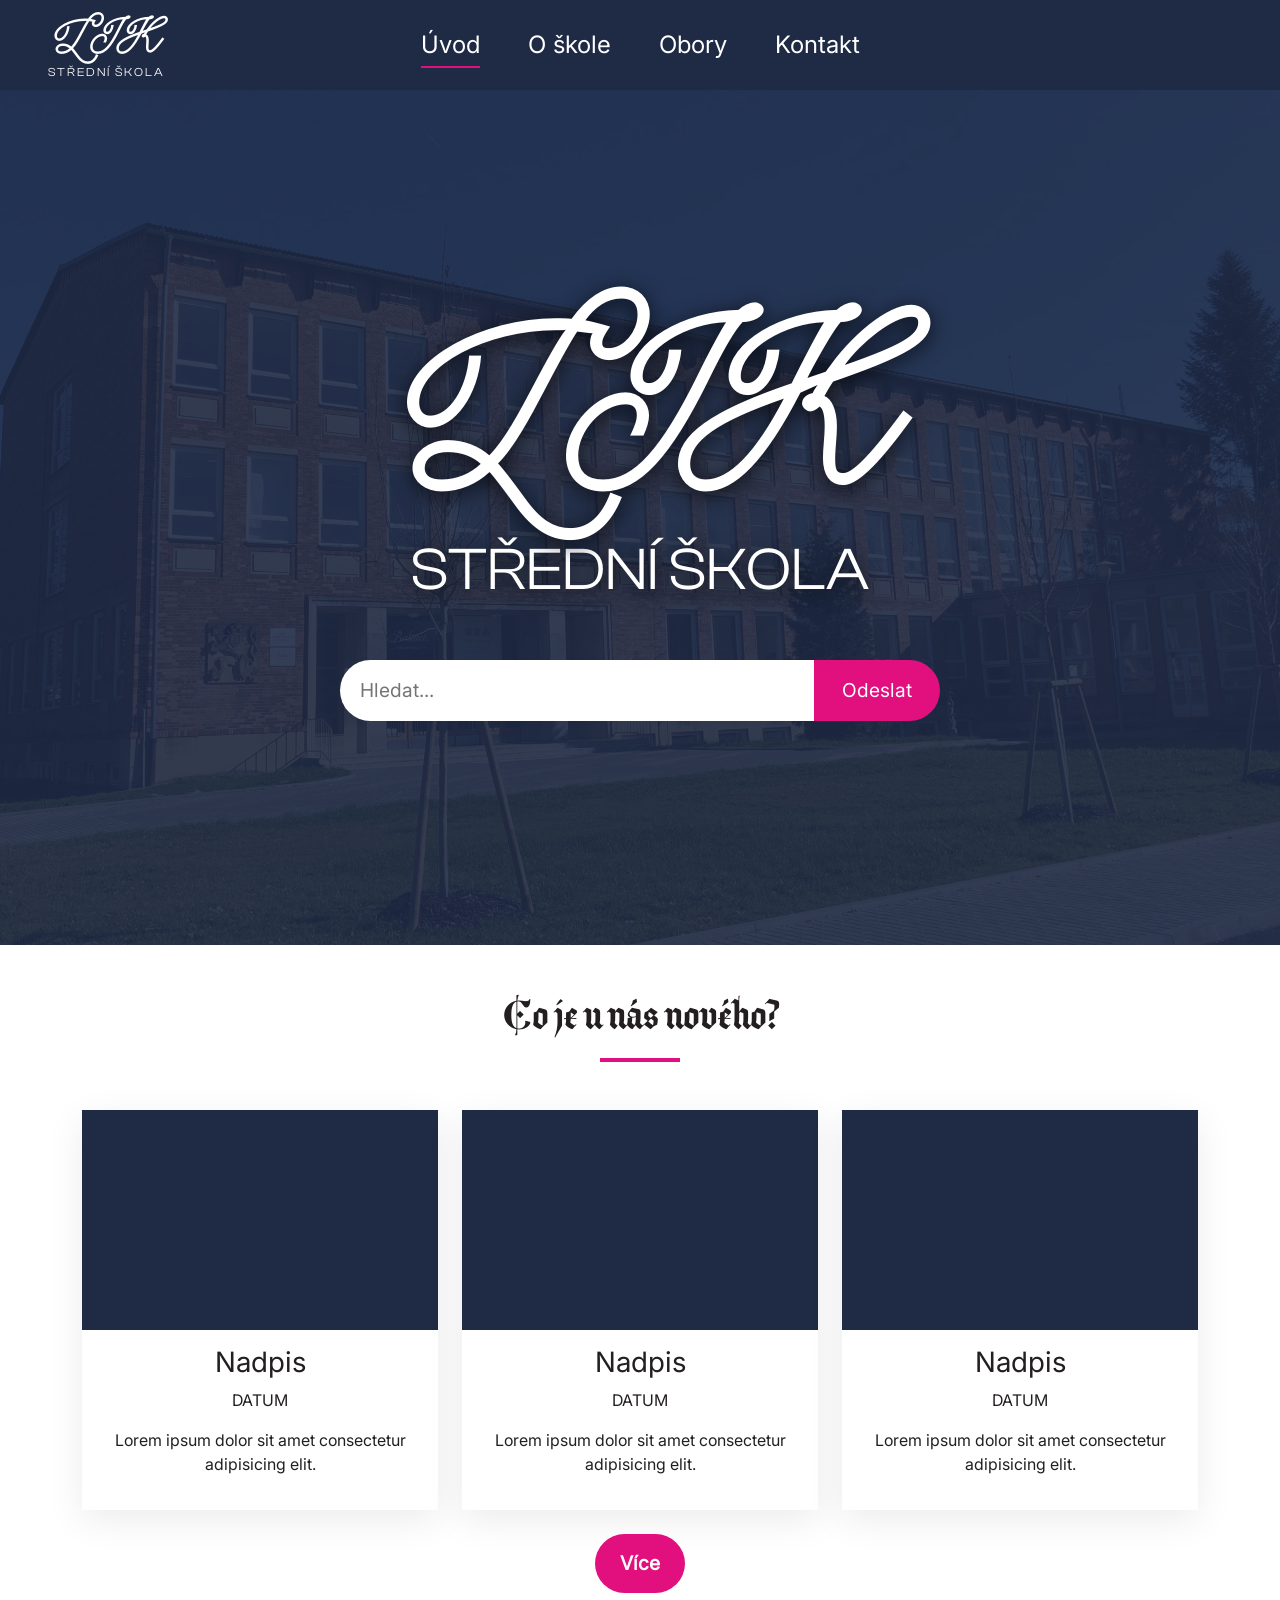
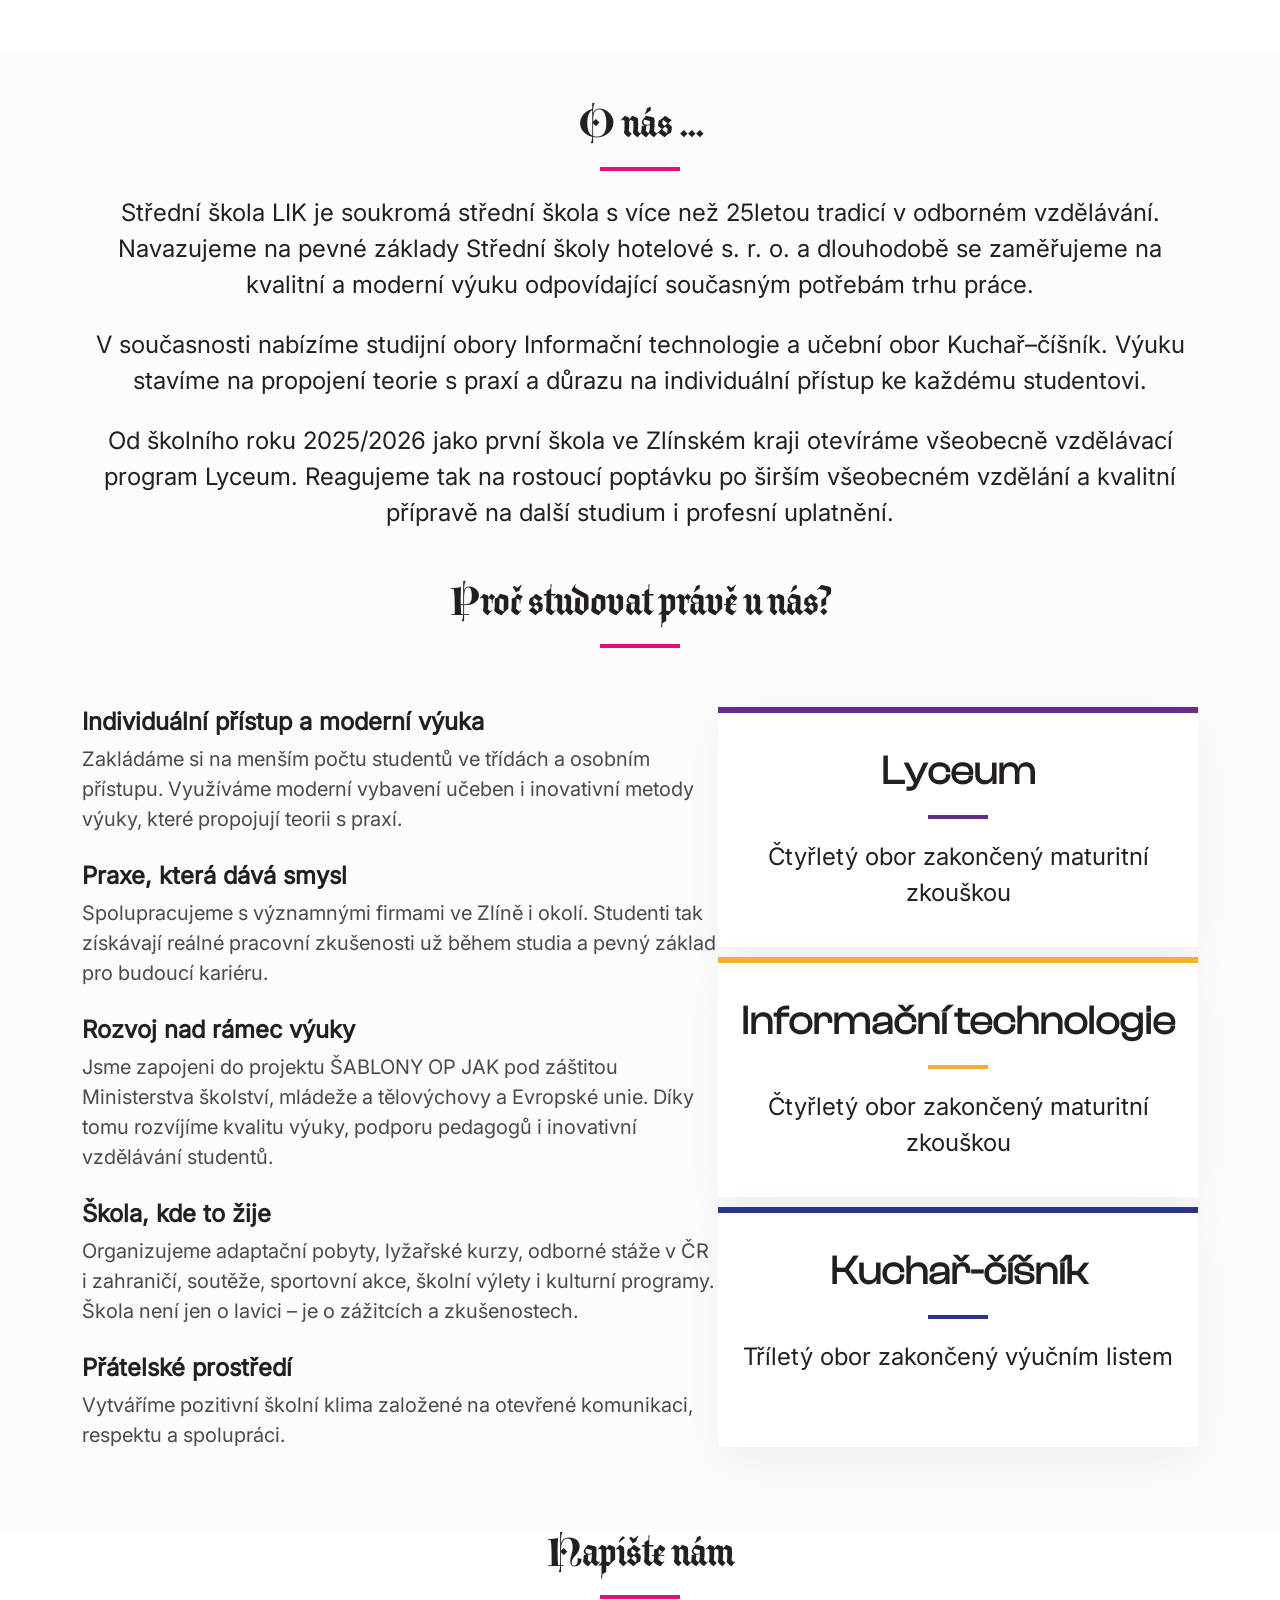
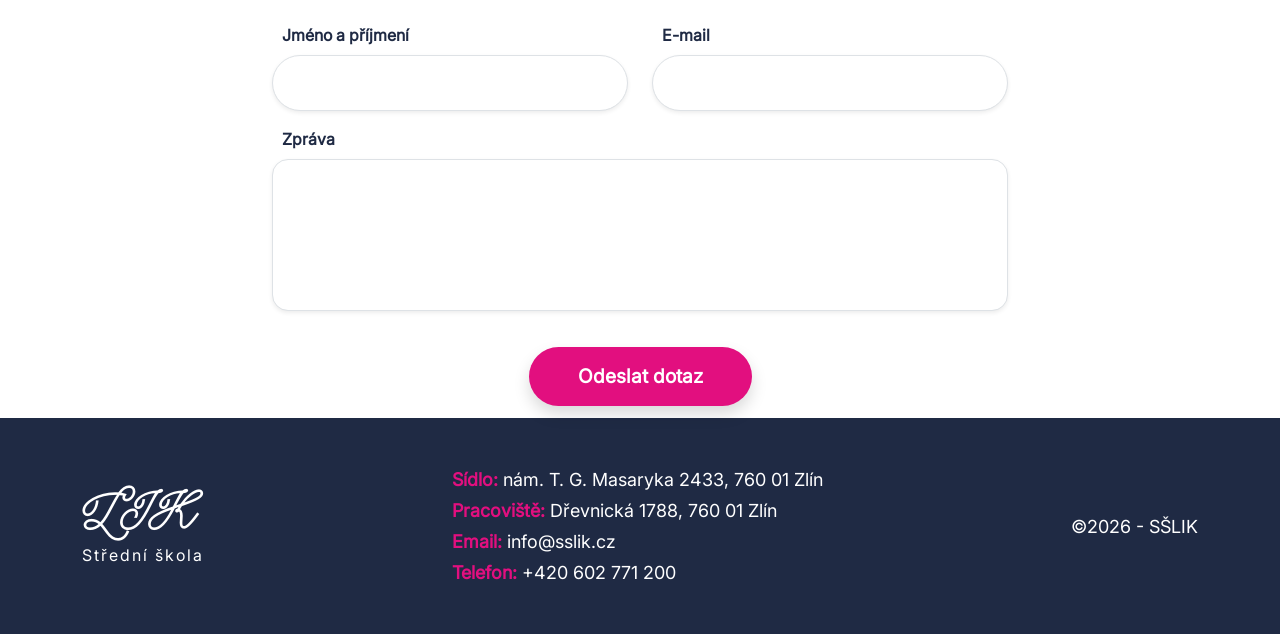
<file: index.html>
<!DOCTYPE html>
<html lang="cs">
<head>
  <meta charset="UTF-8" />
  <meta name="viewport" content="width=device-width, initial-scale=1.0"/>
  <title>SŠLIK</title>
  <link href="https://cdn.jsdelivr.net/npm/bootstrap@5.3.2/dist/css/bootstrap.min.css" rel="stylesheet">
  <link rel="stylesheet" href="css/style.css">
</head>
<body>

<header class="d-flex align-items-center px-5 position-relative">
  
  <a href="index.html" class="logo text-decoration-none d-flex flex-column align-items-center">
    <h1 class="m-0 fw-bold">LIK</h1>
    <h2 class="m-0">STŘEDNÍ ŠKOLA</h2>
  </a>

  <nav class="position-absolute top-50 start-50 translate-middle">
    <ul class="nav gap-5">
      <li class="nav-item">
        <a class="header-nav active text-white" href="index.html">Úvod</a>
      </li>
      <li class="nav-item">
        <a class="header-nav text-white" href="o-skole.html">O škole</a>
      </li>
      <li class="nav-item">
        <a class="header-nav text-white" href="obory.html">Obory</a>
      </li>
      <li class="nav-item">
        <a class="header-nav text-white" href="kontakt.html">Kontakt</a>
      </li>
    </ul>
  </nav>
</header>

  <section class="hero">
    <div class="hero-content">
      <h1 class="title fw-bold">LIK</h1>
      <h2 class="title">STŘEDNÍ ŠKOLA</h2>
    
      <form class="hero-form">
        <input type="text" placeholder="Hledat..." required>
        <button type="submit">Odeslat</button>
      </form>
    </div>
  </section>

<section id="news" class="py-5">
  <div class="container text-center">
    <h2 class="section-title mb-5">Co je u nás nového?</h2>

    <div class="row justify-content-center g-4">
      
      <div class="col-md-4 d-flex justify-content-center">
        <article class="news-card">
          <div class="news-image"></div>
          <div class="p-3">
            <h3>Nadpis</h3>
            <p class="news-meta">DATUM</p>
            <p>Lorem ipsum dolor sit amet consectetur adipisicing elit.</p>
          </div>
        </article>
      </div>

      <div class="col-md-4 d-flex justify-content-center">
        <article class="news-card">
          <div class="news-image"></div>
          <div class="p-3">
            <h3>Nadpis</h3>
            <p class="news-meta">DATUM</p>
            <p>Lorem ipsum dolor sit amet consectetur adipisicing elit.</p>
          </div>
        </article>
      </div>

      <div class="col-md-4 d-flex justify-content-center">
        <article class="news-card">
          <div class="news-image"></div>
          <div class="p-3">
            <h3>Nadpis</h3>
            <p class="news-meta">DATUM</p>
            <p>Lorem ipsum dolor sit amet consectetur adipisicing elit.</p>
          </div>
        </article>
      </div>

    </div>

    <a class="btn rounded-pill text-white px-4 mt-4" href="#">Více</a>
  </div>
</section>

<section id="about" class="bg-gray-section py-5">
  <div class="container text-center">

    <h2 class="section-title mb-4">O nás ...</h2>

    <p class="fs-4  mb-4">Střední škola LIK je soukromá střední škola s více než 25letou tradicí v odborném vzdělávání. Navazujeme na pevné základy Střední školy hotelové s. r. o. a dlouhodobě se zaměřujeme na kvalitní a moderní výuku odpovídající současným potřebám trhu práce.</p>
    <p class="fs-4  mb-4">V současnosti nabízíme studijní obory Informační technologie a učební obor Kuchař–číšník. Výuku stavíme na propojení teorie s praxí a důrazu na individuální přístup ke každému studentovi.</p>
    <p class="fs-4  mb-5">Od školního roku 2025/2026 jako první škola ve Zlínském kraji otevíráme všeobecně vzdělávací program Lyceum. Reagujeme tak na rostoucí poptávku po širším všeobecném vzdělání a kvalitní přípravě na další studium i profesní uplatnění.</p>

        <h2 class="section-title mb-4">Proč studovat právě u nás?</h2>

<div class="why-study">
  <div class="why-study-content">

    <p class="text-start fs-4 fw-semibold mb-1">Individuální přístup a moderní výuka</p>
    <p class="text-start fs-5 mb-4">Zakládáme si na menším počtu studentů ve třídách a osobním přístupu. Využíváme moderní vybavení učeben i inovativní metody výuky, které propojují teorii s praxí.</p>

    
    <p class="text-start fs-4 fw-semibold mb-1">Praxe, která dává smysl</p>
    <p class="text-start fs-5 mb-4">Spolupracujeme s významnými firmami ve Zlíně i okolí. Studenti tak získávají reálné pracovní zkušenosti už během studia a pevný základ pro budoucí kariéru.</p>

    
    <p class="text-start fs-4 fw-semibold mb-1">Rozvoj nad rámec výuky</p>
    <p class="text-start fs-5 mb-4">Jsme zapojeni do projektu ŠABLONY OP JAK pod záštitou Ministerstva školství, mládeže a tělovýchovy a Evropské unie. Díky tomu rozvíjíme kvalitu výuky, podporu pedagogů i inovativní vzdělávání studentů.</p>

    
    <p class="text-start fs-4 fw-semibold mb-1">Škola, kde to žije</p>
    <p class="text-start fs-5 mb-4">Organizujeme adaptační pobyty, lyžařské kurzy, odborné stáže v ČR i zahraničí, soutěže, sportovní akce, školní výlety i kulturní programy. <br>Škola není jen o lavici – je o zážitcích a zkušenostech.</p>

    
    <p class="text-start fs-4 fw-semibold mb-1">Přátelské prostředí</p>
    <p class="text-start fs-5">Vytváříme pozitivní školní klima založené na otevřené komunikaci, <br>respektu a spolupráci.</p>

    </div>
    <div class="study-programs">

        <div class="study-card lyceum-card">
          <h3 class="fs-1 fw-bold">Lyceum</h3>
          <hr>
          <p class="fs-4">Čtyřletý obor zakončený maturitní zkouškou</p>
        </div>

        <div class="study-card it-card">
          <h3 class="fs-1 fw-bold">Informační technologie</h3>
          <hr>
          <p class="fs-4">Čtyřletý obor zakončený maturitní zkouškou</p>
        </div>

        <div class="study-card kuchar-card">
          <h3 class="fs-1 fw-bold">Kuchař-číšník</h3>
          <hr>
          <p class="fs-4">Tříletý obor zakončený výučním listem</p>
        </div>

    </div>
    </div>
  </div>
</section>

<section id="#kontakt-white" class="d-flex justify-content-center align-items-center bg-lightpy-5">
  <div class="container">
    <h2 class="section-title mb-4 text-center">Napište nám</h2>
    <div class="row justify-content-center"> <div class="col-lg-8">
          <div class="row mb-3">
            <div class="col-md-6 mb-3 mb-md-0">
              <label class="form-label fw-bold">Jméno a příjmení</label>
              <input type="text" class="form-control rounded-pill shadow-sm" required>
            </div>
            <div class="col-md-6">
              <label class="form-label fw-bold">E-mail</label>
              <input type="email" class="form-control rounded-pill shadow-sm" required>
            </div>
          </div>
          <div class="mb-4">
            <label class="form-label fw-bold">Zpráva</label>
            <textarea class="form-control rounded-4 shadow-sm" rows="5"></textarea>
          </div>
          <div class="text-center">
             <button type="submit" class="btn text-white px-5 shadow">Odeslat dotaz</button>
          </div>
      </div>
    </div>
  </div>
</section>

<footer class="site-footer py-5 px-4">
  <div class="container d-flex flex-column flex-md-row justify-content-between align-items-center gap-4">

    <div class="site-footer-brand text-center text-md-start">
      <h4 class="footer-logo fw-bold mb-0">LIK</h4>
      <p class="footer-sub mb-0">Střední škola</p>
    </div>

    <div class="site-footer-contact text-center text-md-start">
      <p class="mb-1 text-nowrap"><strong>Sídlo:</strong> nám. T. G. Masaryka 2433, 760 01 Zlín</p>
      <p class="mb-1 text-nowrap"><strong>Pracoviště:</strong> Dřevnická 1788, 760 01 Zlín</p>
      <p class="mb-1 text-nowrap"><strong>Email:</strong> info@sslik.cz</p>
      <p class="mb-0 text-nowrap"><strong>Telefon:</strong> +420 602 771 200</p>
    </div>

    <div class="site-footer-copy">
      <p class="mb-0 text-nowrap">©2026 - SŠLIK</p>
    </div>

  </div>
</footer>

<script src="https://cdn.jsdelivr.net/npm/bootstrap@5.3.2/dist/js/bootstrap.bundle.min.js"></script>
</body>
</html>
</file>
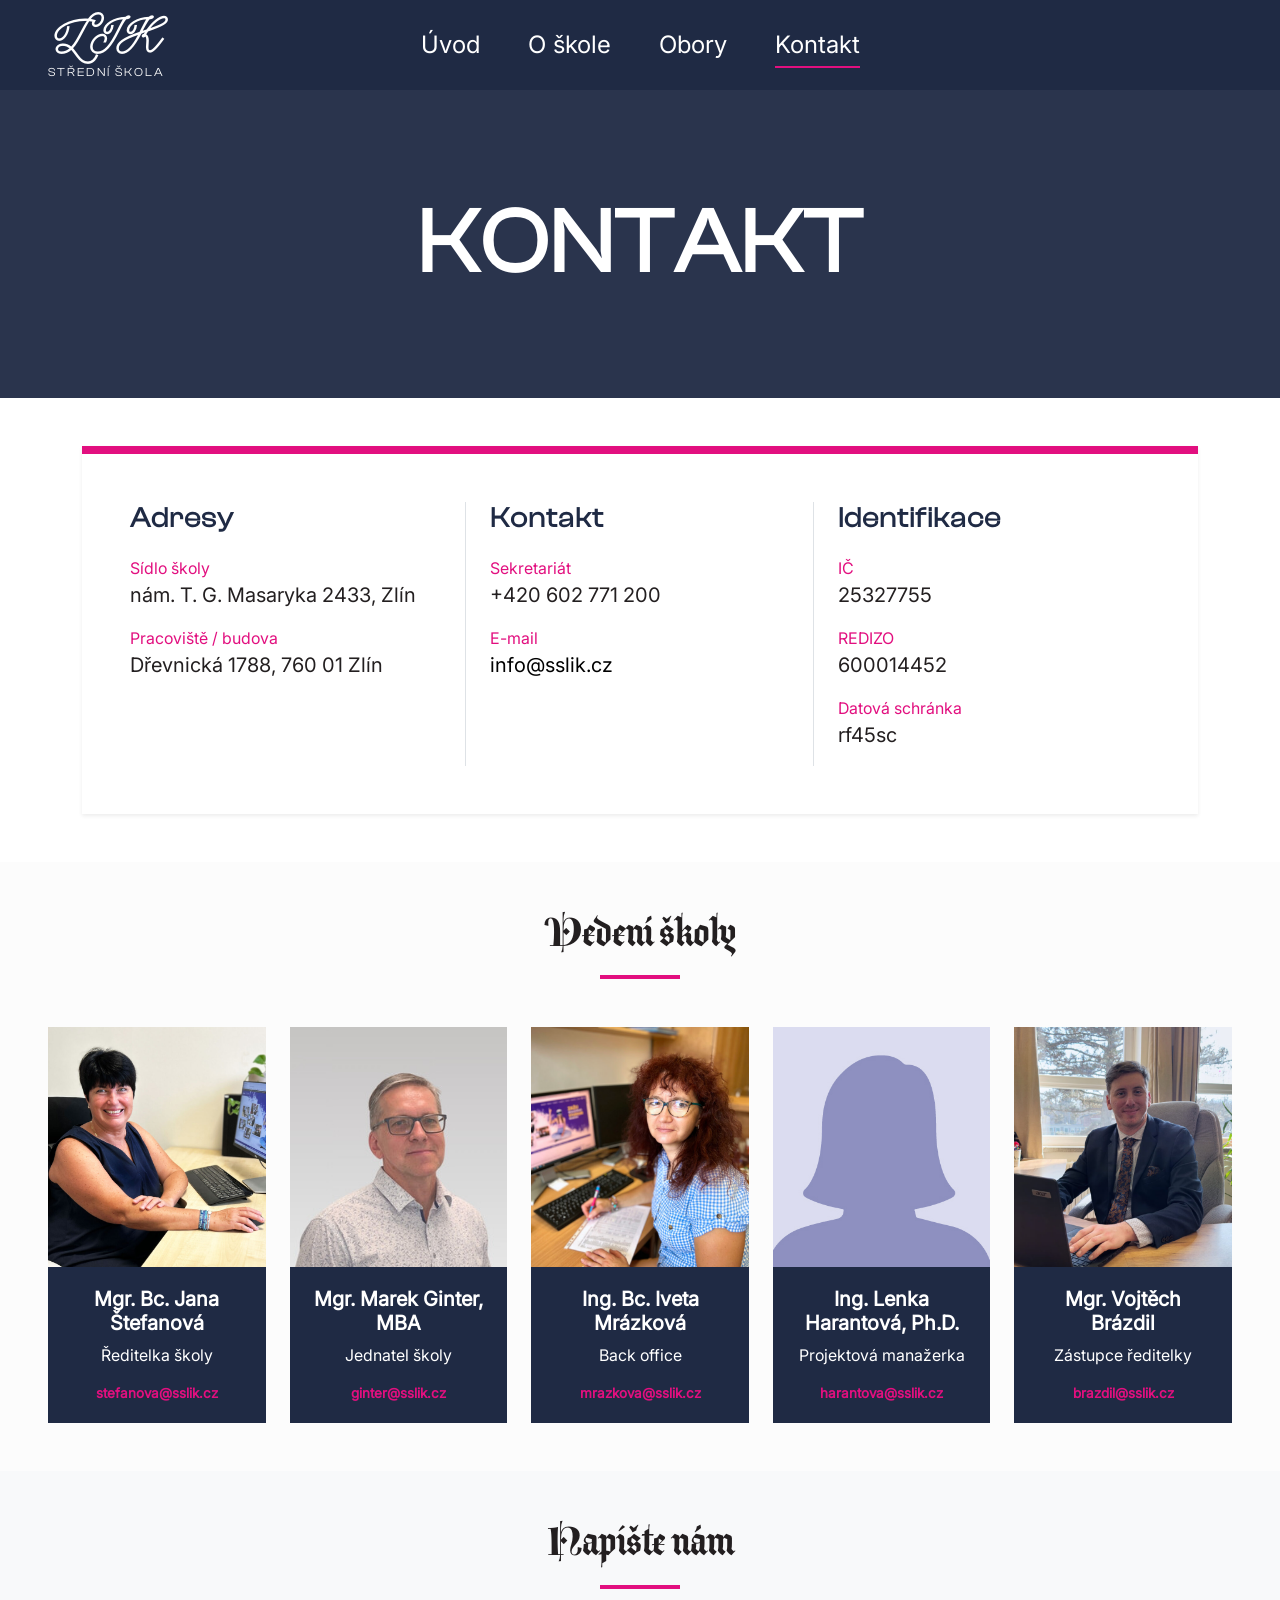
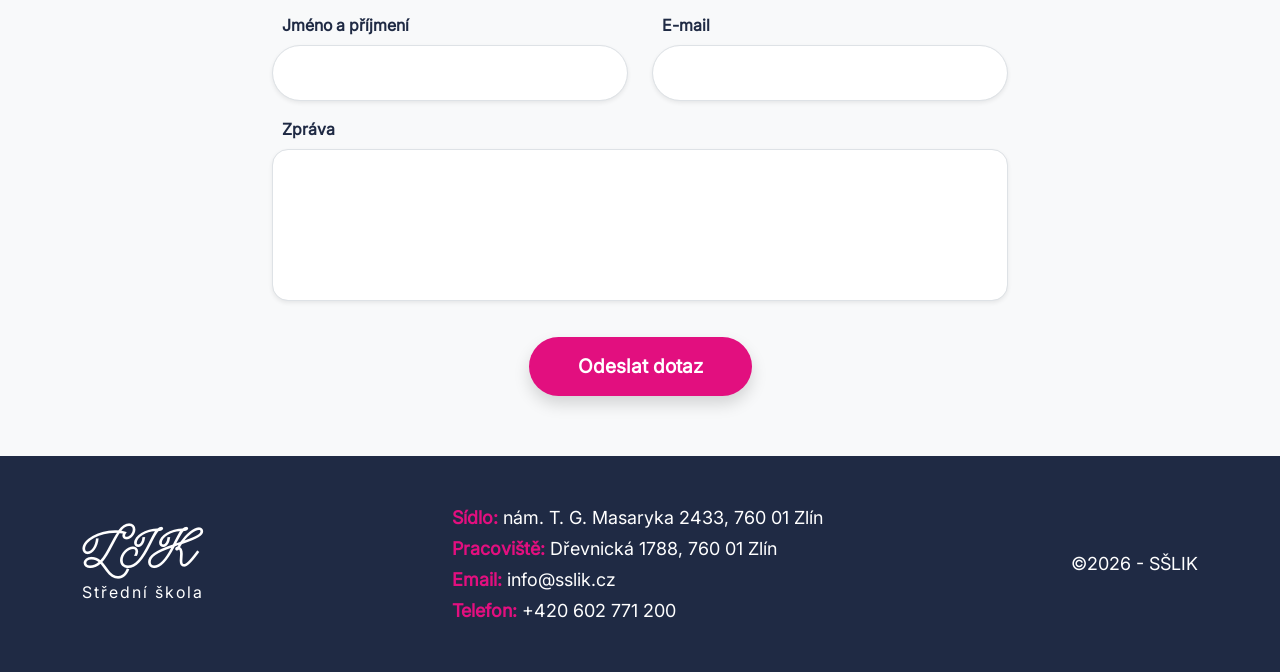
<file: kontakt.html>
<!DOCTYPE html>
<html lang="cs">
<head>
  <meta charset="UTF-8" />
  <meta name="viewport" content="width=device-width, initial-scale=1.0"/>
  <title>SŠLIK</title>
  <link href="https://cdn.jsdelivr.net/npm/bootstrap@5.3.2/dist/css/bootstrap.min.css" rel="stylesheet">
  <link rel="stylesheet" href="css/style.css">
</head>
<body>

<header class="d-flex align-items-center px-5 position-relative">
  
  <a href="index.html" class="logo text-decoration-none d-flex flex-column align-items-center">
    <h1 class="m-0 fw-bold">LIK</h1>
    <h2 class="m-0">STŘEDNÍ ŠKOLA</h2>
  </a>

  <nav class="position-absolute top-50 start-50 translate-middle">
    <ul class="nav gap-5">
      <li class="nav-item">
        <a class="header-nav text-white" href="index.html">Úvod</a>
      </li>
      <li class="nav-item">
        <a class="header-nav text-white" href="o-skole.html">O škole</a>
      </li>
      <li class="nav-item">
        <a class="header-nav text-white" href="obory.html">Obory</a>
      </li>
      <li class="nav-item">
        <a class="header-nav active text-white" href="kontakt.html">Kontakt</a>
      </li>
    </ul>
  </nav>
</header>

<section class="sub-hero">
  <div class="container text-center">
    <h1 class="sub-hero-title">KONTAKT</h1>
  </div>
</section>

<section class="py-5">
  <div class="container">
    <div class="contact-info-box p-5 shadow-sm bg-white">
      <div class="row g-4">
        
        <div class="col-md-4 border-end">
          <h4 class="contact-header fs-3 fw-bold ">Adresy</h4>
          <div class="mb-3">
            <span class="small-label">Sídlo školy</span>
            <p class="fs-5">nám. T. G. Masaryka 2433, Zlín</p>
          </div>
          <div>
            <span class="small-label">Pracoviště / budova</span>
            <p class="fs-5">Dřevnická 1788, 760 01 Zlín</p>
          </div>
        </div>

        <div class="col-md-4 border-end ps-md-4">
          <h4 class="contact-header fs-3 fw-bold ">Kontakt</h4>
          <div class="mb-3">
            <span class="small-label">Sekretariát</span>
            <p class="mb-0 fs-5">+420 602 771 200</p>
          </div>
          <div>
            <span class="small-label">E-mail</span>
            <p class="mb-0 fs-5"><a class="text-black text-decoration-none  fs-5">info@sslik.cz</a></p>
          </div>
        </div>

        <div class="col-md-4 ps-md-4">
          <h4 class="contact-header fs-3 fw-bold ">Identifikace</h4>
          <div class="mt-3">
            <span class="small-label">IČ</span>
            <p class="fs-5">25327755</p>
          </div>
          <div class="mt-3">
            <span class="small-label">REDIZO</span>
            <p class="fs-5">600014452</p>
          </div>
          <div class="mt-3">
            <span class="small-label">Datová schránka</span>
            <p class="fs-5">rf45sc</p>
          </div>
        </div>

      </div>
    </div>
  </div>
</section>

<section class="py-5 bg-gray-section">
  <div class="container-fluid px-5"> <h2 class="section-title text-center mb-5">Vedení školy</h2>

    <div class="row row-cols-1 row-cols-md-3 row-cols-lg-5 g-4 justify-content-center">
      <div class="col">
        <div class="team-card">
          <div class="team-image-wrapper"><img src="img/Mgr-Bc-Jana-Stefanova-1024x819.jpg" alt="Jana Štefanová"></div>
          <div class="team-content">
            <h4 class="text-white fs-5 fw-bold">Mgr. Bc. Jana Štefanová</h4>
            <p class="role text-white">Ředitelka školy</p>
            <a href="#" class="mail-link">stefanova@sslik.cz</a>
          </div>
        </div>
      </div>

      <div class="col">
        <div class="team-card">
          <div class="team-image-wrapper"><img src="img/ginter.png" alt="Marek Ginter"></div>
          <div class="team-content">
            <h4 class="text-white fs-5 fw-bold">Mgr. Marek Ginter, MBA</h4>
            <p class="role text-white">Jednatel školy</p>
            <a href="#" class="mail-link">ginter@sslik.cz</a>
          </div>
        </div>
      </div>

      <div class="col">
        <div class="team-card">
          <div class="team-image-wrapper"><img src="img/ing_iveta_mrazkova-1024x768.jpg" alt="Iveta Mrázková"></div>
          <div class="team-content">
            <h4 class="text-white fs-5 fw-bold">Ing. Bc. Iveta Mrázková</h4>
            <p class="role text-white">Back office</p>
            <a href="#" class="mail-link">mrazkova@sslik.cz</a>
          </div>
        </div>
      </div>

      <div class="col">
        <div class="team-card">
          <div class="team-image-wrapper"><img src="img/ivanka_moroz.jpg" alt="Lenka Harantová"></div>
          <div class="team-content">
            <h4 class="text-white fs-5 fw-bold">Ing. Lenka Harantová, Ph.D.</h4>
            <p class="role text-white">Projektová manažerka</p>
            <a href="#" class="mail-link">harantova@sslik.cz</a>
          </div>
        </div>
      </div>

      <div class="col">
        <div class="team-card">
          <div class="team-image-wrapper"><img src="img/brazdil-1024x768.jpeg" alt="Vojtěch Brázdil"></div>
          <div class="team-content">
            <h4 class="text-white fs-5 fw-bold">Mgr. Vojtěch Brázdil</h4>
            <p class="role text-white">Zástupce ředitelky</p>
            <a href="#" class="mail-link">brazdil@sslik.cz</a>
          </div>
        </div>
      </div>
    </div>
  </div>
</section>

<section id="#kontakt-white" class="d-flex justify-content-center align-items-center bg-light py-5">
  <div class="container">
    <h2 class="section-title mb-4 text-center">Napište nám</h2>
    <div class="row justify-content-center"> <div class="col-lg-8">
          <div class="row mb-3">
            <div class="col-md-6 mb-3 mb-md-0">
              <label class="form-label fw-bold">Jméno a příjmení</label>
              <input type="text" class="form-control rounded-pill shadow-sm" required>
            </div>
            <div class="col-md-6">
              <label class="form-label fw-bold">E-mail</label>
              <input type="email" class="form-control rounded-pill shadow-sm" required>
            </div>
          </div>
          <div class="mb-4">
            <label class="form-label fw-bold">Zpráva</label>
            <textarea class="form-control rounded-4 shadow-sm" rows="5"></textarea>
          </div>
          <div class="text-center">
             <button type="submit" class="btn text-white px-5 shadow">Odeslat dotaz</button>
          </div>
      </div>
    </div>
  </div>
</section>

<footer class="site-footer py-5 px-4">
  <div class="container d-flex flex-column flex-md-row justify-content-between align-items-center gap-4">

    <div class="site-footer-brand text-center text-md-start">
      <h4 class="footer-logo fw-bold mb-0">LIK</h4>
      <p class="footer-sub mb-0">Střední škola</p>
    </div>

    <div class="site-footer-contact text-center text-md-start">
      <p class="mb-1 text-nowrap"><strong>Sídlo:</strong> nám. T. G. Masaryka 2433, 760 01 Zlín</p>
      <p class="mb-1 text-nowrap"><strong>Pracoviště:</strong> Dřevnická 1788, 760 01 Zlín</p>
      <p class="mb-1 text-nowrap"><strong>Email:</strong> info@sslik.cz</p>
      <p class="mb-0 text-nowrap"><strong>Telefon:</strong> +420 602 771 200</p>
    </div>

    <div class="site-footer-copy">
      <p class="mb-0 text-nowrap">©2026 - SŠLIK</p>
    </div>

  </div>
</footer>

<script src="https://cdn.jsdelivr.net/npm/bootstrap@5.3.2/dist/js/bootstrap.bundle.min.js"></script>
</body>
</html>
</file>
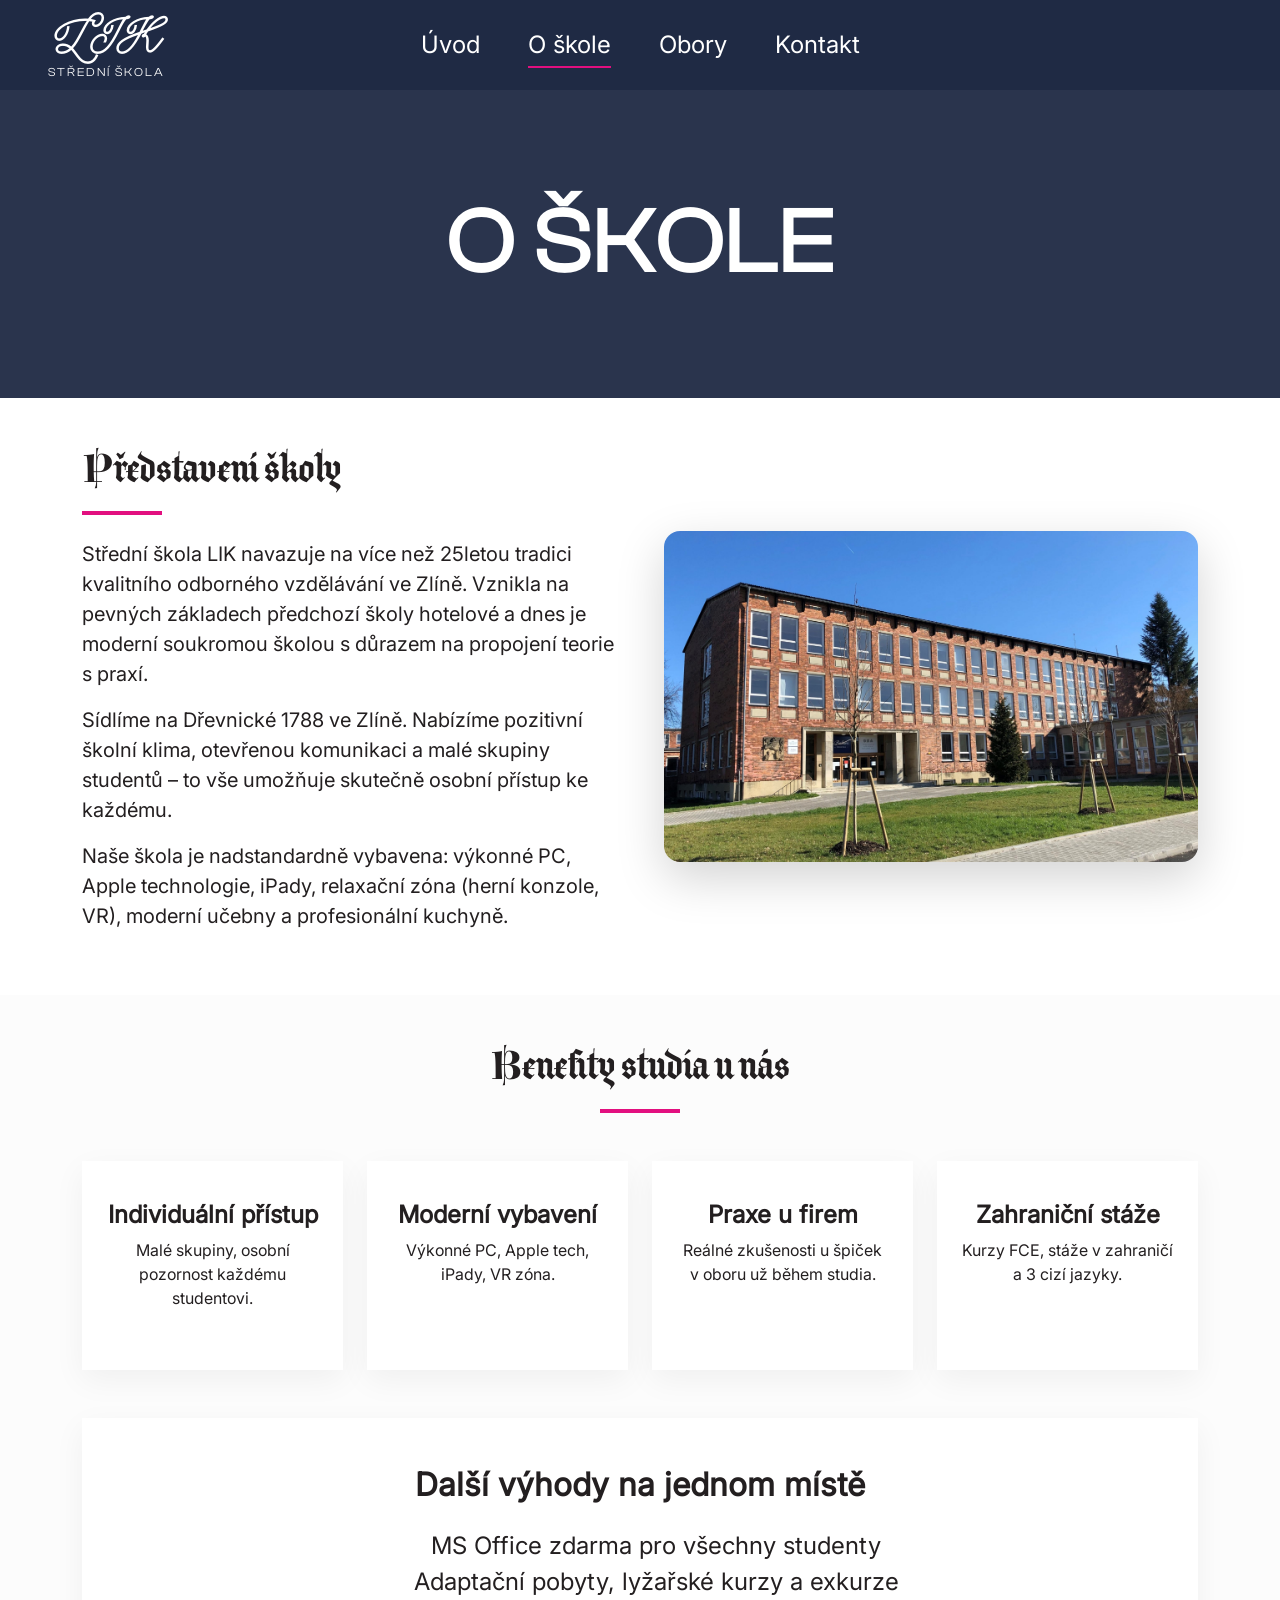
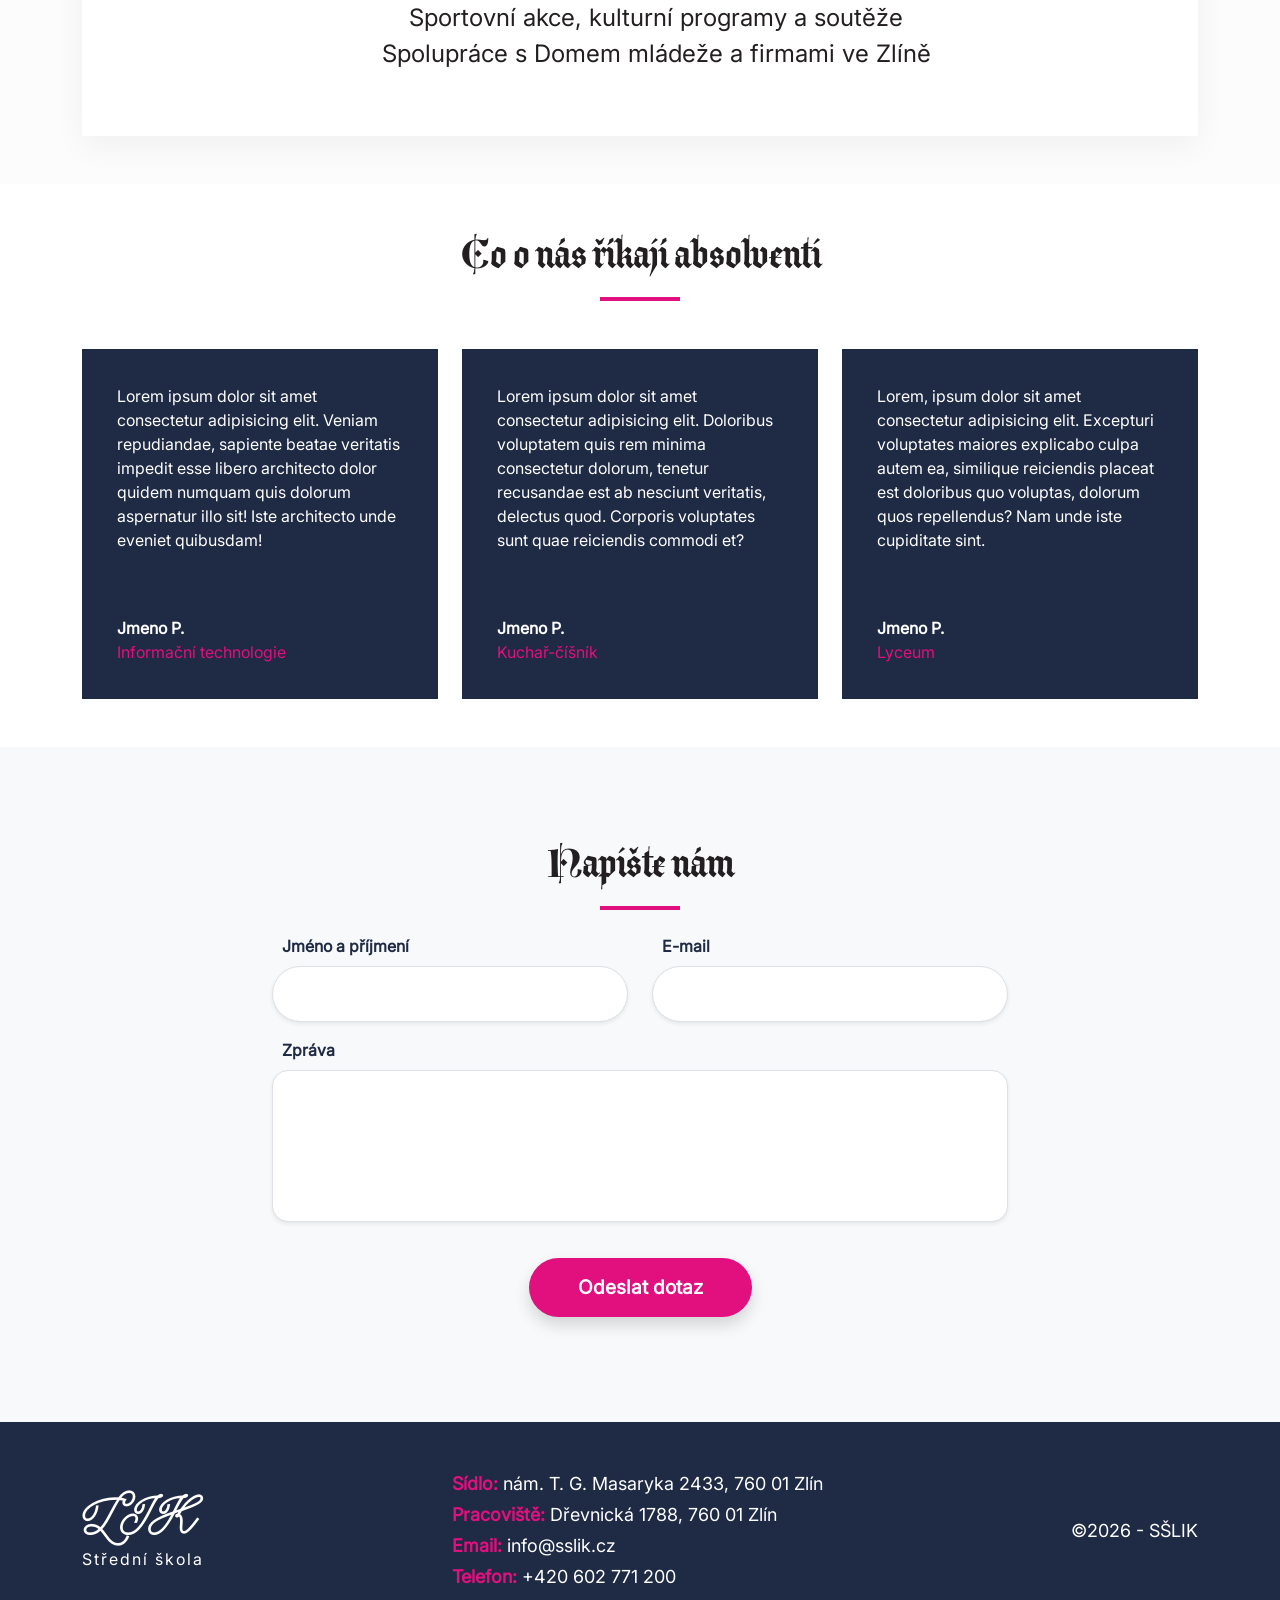
<file: o-skole.html>
<!DOCTYPE html>
<html lang="cs">
<head>
  <meta charset="UTF-8" />
  <meta name="viewport" content="width=device-width, initial-scale=1.0"/>
  <title>SŠLIK</title>
  <link href="https://cdn.jsdelivr.net/npm/bootstrap@5.3.2/dist/css/bootstrap.min.css" rel="stylesheet">
  <link rel="stylesheet" href="css/style.css">
</head>
<body>

<header class="d-flex align-items-center px-5 position-relative">
  
  <a href="index.html" class="logo text-decoration-none d-flex flex-column align-items-center">
    <h1 class="m-0 fw-bold">LIK</h1>
    <h2 class="m-0">STŘEDNÍ ŠKOLA</h2>
  </a>

  <nav class="position-absolute top-50 start-50 translate-middle">
    <ul class="nav gap-5">
      <li class="nav-item">
        <a class="header-nav text-white" href="index.html">Úvod</a>
      </li>
      <li class="nav-item">
        <a class="header-nav active text-white" href="o-skole.html">O škole</a>
      </li>
      <li class="nav-item">
        <a class="header-nav text-white" href="obory.html">Obory</a>
      </li>
      <li class="nav-item">
        <a class="header-nav text-white" href="kontakt.html">Kontakt</a>
      </li>
    </ul>
  </nav>
</header>

<section class="sub-hero">
  <div class="container text-center">
    <h1 class="sub-hero-title">O ŠKOLE</h1>
  </div>
</section>

<section class="py-5">
  <div class="container">
    <div class="row g-5 align-items-center">
      <div class="col-lg-6">
        <h2 class="section-title text-start mb-4">Představení školy</h2>
        <div class="about-text-content">
          <p class="fs-5">Střední škola LIK navazuje na více než 25letou tradici kvalitního odborného vzdělávání ve Zlíně. Vznikla na pevných základech předchozí školy hotelové a dnes je moderní soukromou školou s důrazem na propojení teorie s praxí.</p>
          <p class="fs-5">Sídlíme na Dřevnické 1788 ve Zlíně. Nabízíme pozitivní školní klima, otevřenou komunikaci a malé skupiny studentů – to vše umožňuje skutečně osobní přístup ke každému.</p>
          <p class="fs-5">Naše škola je nadstandardně vybavena: výkonné PC, Apple technologie, iPady, relaxační zóna (herní konzole, VR), moderní učebny a profesionální kuchyně.</p>
        </div>
      </div>
      <div class="col-lg-6">
          <img src="img/kola-scaled.jpg" class="img-fluid rounded-4 shadow-lg">
        </div>
      </div>
    </div>
  </div>
</section>

<section class="py-5 bg-gray-section">
  <div class="container">
    <h2 class="section-title text-center mb-5">Benefity studia u nás</h2>
    
    <div class="row g-4">
      <div class="col-md-6 col-lg-3">
        <div class="benefit-card">
          <h4 class="fs-4 fw-semibold">Individuální přístup</h4>
          <p>Malé skupiny, osobní pozornost každému studentovi.</p>
        </div>
      </div>
      <div class="col-md-6 col-lg-3">
        <div class="benefit-card">
          <h4 class="fs-4 fw-semibold">Moderní vybavení</h4>
          <p>Výkonné PC, Apple tech, iPady, VR zóna.</p>
        </div>
      </div>
      <div class="col-md-6 col-lg-3">
        <div class="benefit-card">
          <h4 class="fs-4 fw-semibold">Praxe u firem</h4>
          <p>Reálné zkušenosti u špiček v oboru už během studia.</p>
        </div>
      </div>
      <div class="col-md-6 col-lg-3">
        <div class="benefit-card">
          <h4 class="fs-4 fw-semibold">Zahraniční stáže</h4>
          <p>Kurzy FCE, stáže v zahraničí a 3 cizí jazyky.</p>
        </div>
      </div>
    </div>

    <div class="extra-benefits-box mt-5 p-5">
      <h4 class="text-center fs-2 fw-semibold mb-4">Další výhody na jednom místě</h4>
          <ul class="custom-check-list">
            <li class="fs-4 text-center list-unstyled">MS Office zdarma pro všechny studenty</li>
            <li class="fs-4 text-center list-unstyled">Adaptační pobyty, lyžařské kurzy a exkurze</li>
            <li class="fs-4 text-center list-unstyled">Sportovní akce, kulturní programy a soutěže</li>
            <li class="fs-4 text-center list-unstyled">Spolupráce s Domem mládeže a firmami ve Zlíně</li>
          </ul>
      </div>
    </div>
  </div>
</section>

<section class="py-5">
  <div class="container">
    <h2 class="section-title text-center mb-5">Co o nás říkají absolventi</h2>
    <div class="row g-4">
      <div class="col-md-4">
        <div class="testimonial-card">
          <p>Lorem ipsum dolor sit amet consectetur adipisicing elit. Veniam repudiandae, sapiente beatae veritatis impedit esse libero architecto dolor quidem numquam quis dolorum aspernatur illo sit! Iste architecto unde eveniet quibusdam!</p>
          <div class="mt-5 fw-bold">Jmeno P. 
            <span class="fw-normal d">Informační technologie</span>
        </div>
        </div>
      </div>
      <div class="col-md-4">
        <div class="testimonial-card">
          <p>Lorem ipsum dolor sit amet consectetur adipisicing elit. Doloribus voluptatem quis rem minima consectetur dolorum, tenetur recusandae est ab nesciunt veritatis, delectus quod. Corporis voluptates sunt quae reiciendis commodi et?</p>
          <div class="mt-5 fw-bold">Jmeno P. 
            <span class="fw-normal">Kuchař-číšník</span>
        </div>
        </div>
      </div>
      <div class="col-md-4">
        <div class="testimonial-card">
          <p>Lorem, ipsum dolor sit amet consectetur adipisicing elit. Excepturi voluptates maiores explicabo culpa autem ea, similique reiciendis placeat est doloribus quo voluptas, dolorum quos repellendus? Nam unde iste cupiditate sint.</p>
          <div class="mt-5 fw-bold">Jmeno P. 
            <span class="fw-normal">Lyceum</span>
        </div>
        </div>
      </div>
    </div>
  </div>
</section>

<section id="kontakt-gray" class="d-flex justify-content-center align-items-center bg-light py-5">
  <div class="container">
    <h2 class="section-title mb-4 text-center">Napište nám</h2>
    <div class="row justify-content-center"> <div class="col-lg-8">
          <div class="row mb-3">
            <div class="col-md-6 mb-3 mb-md-0">
              <label class="form-label fw-bold">Jméno a příjmení</label>
              <input type="text" class="form-control rounded-pill shadow-sm" required>
            </div>
            <div class="col-md-6">
              <label class="form-label fw-bold">E-mail</label>
              <input type="email" class="form-control rounded-pill shadow-sm" required>
            </div>
          </div>
          <div class="mb-4">
            <label class="form-label fw-bold">Zpráva</label>
            <textarea class="form-control rounded-4 shadow-sm" rows="5" ></textarea>
          </div>
          <div class="text-center">
             <button type="submit" class="btn text-white px-5 shadow">Odeslat dotaz</button>
          </div>
      </div>
    </div>
  </div>
</section>

<footer class="site-footer py-5 px-4">
  <div class="container d-flex flex-column flex-md-row justify-content-between align-items-center gap-4">

    <div class="site-footer-brand text-center text-md-start">
      <h4 class="footer-logo fw-bold mb-0">LIK</h4>
      <p class="footer-sub mb-0">Střední škola</p>
    </div>

    <div class="site-footer-contact text-center text-md-start">
      <p class="mb-1 text-nowrap"><strong>Sídlo:</strong> nám. T. G. Masaryka 2433, 760 01 Zlín</p>
      <p class="mb-1 text-nowrap"><strong>Pracoviště:</strong> Dřevnická 1788, 760 01 Zlín</p>
      <p class="mb-1 text-nowrap"><strong>Email:</strong> info@sslik.cz</p>
      <p class="mb-0 text-nowrap"><strong>Telefon:</strong> +420 602 771 200</p>
    </div>

    <div class="site-footer-copy">
      <p class="mb-0 text-nowrap">©2026 - SŠLIK</p>
    </div>

  </div>
</footer>

<script src="https://cdn.jsdelivr.net/npm/bootstrap@5.3.2/dist/js/bootstrap.bundle.min.js"></script>
</body>
</html>
</file>
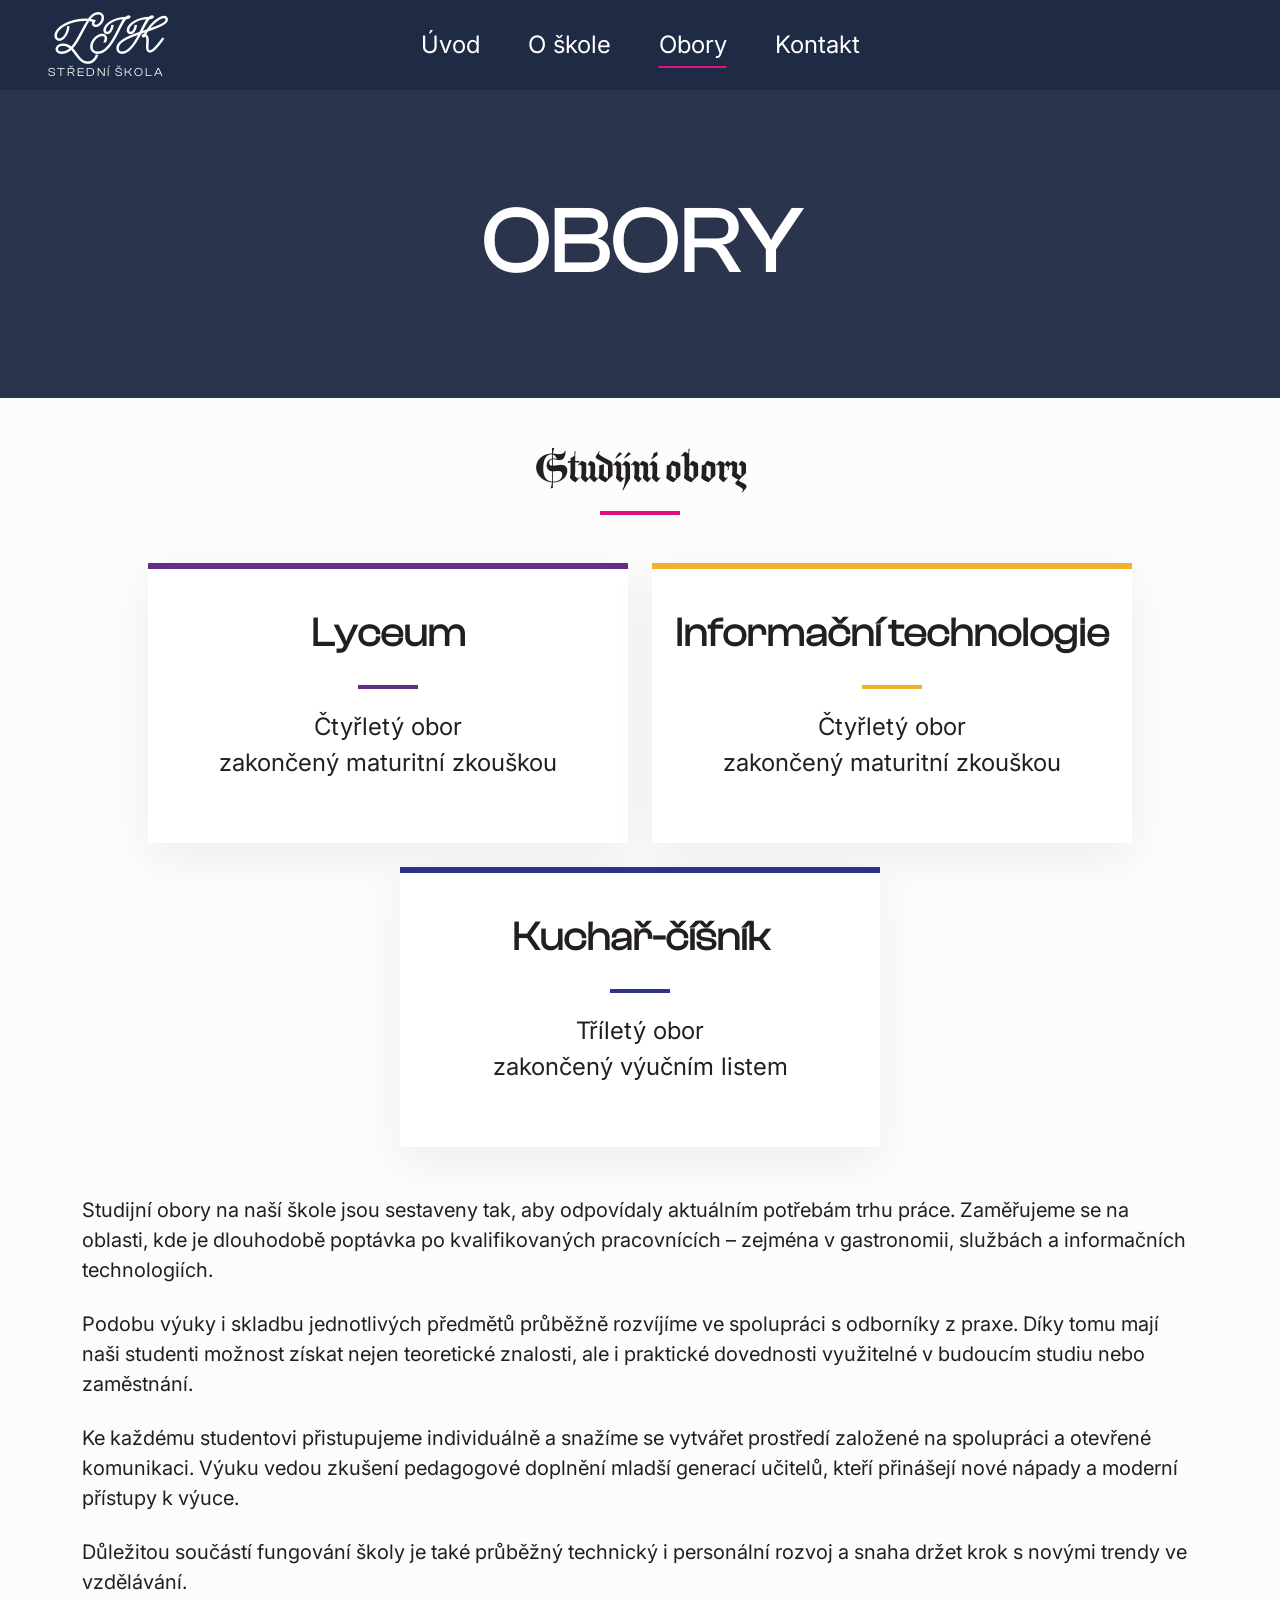
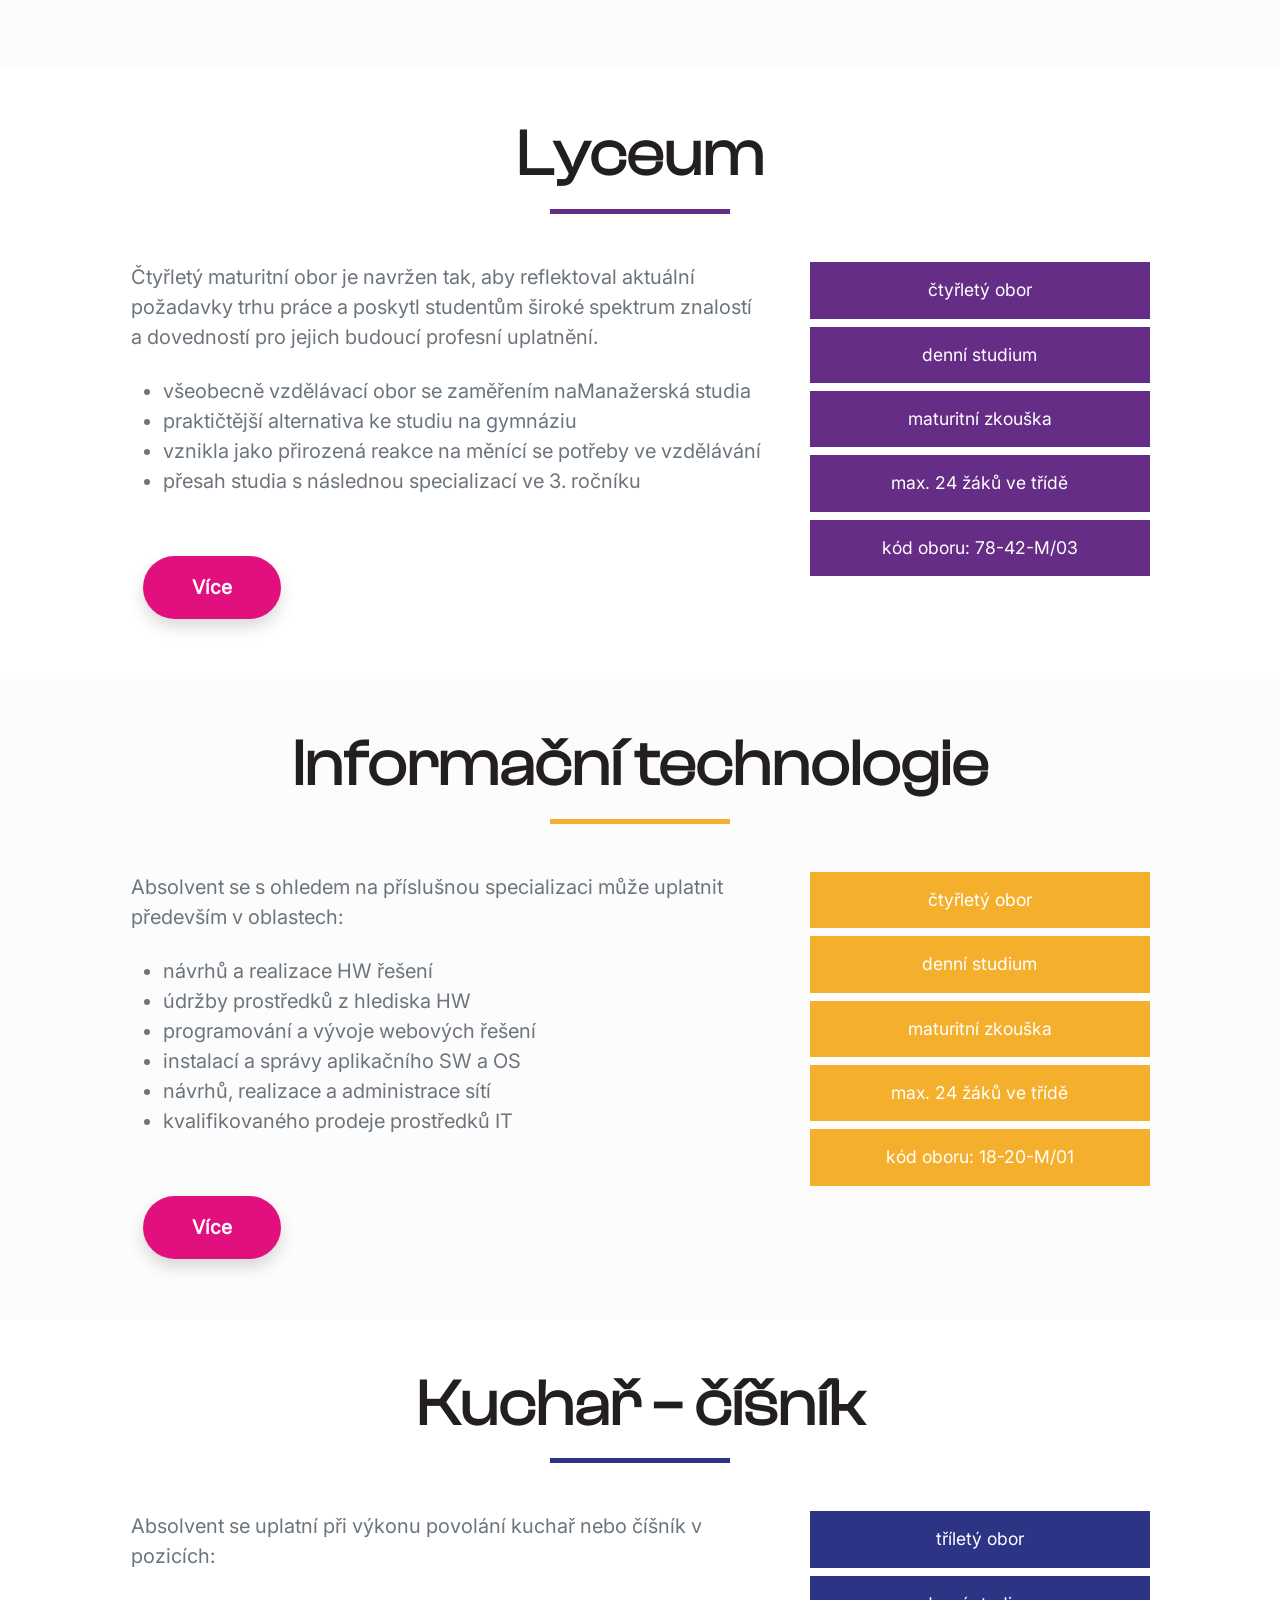
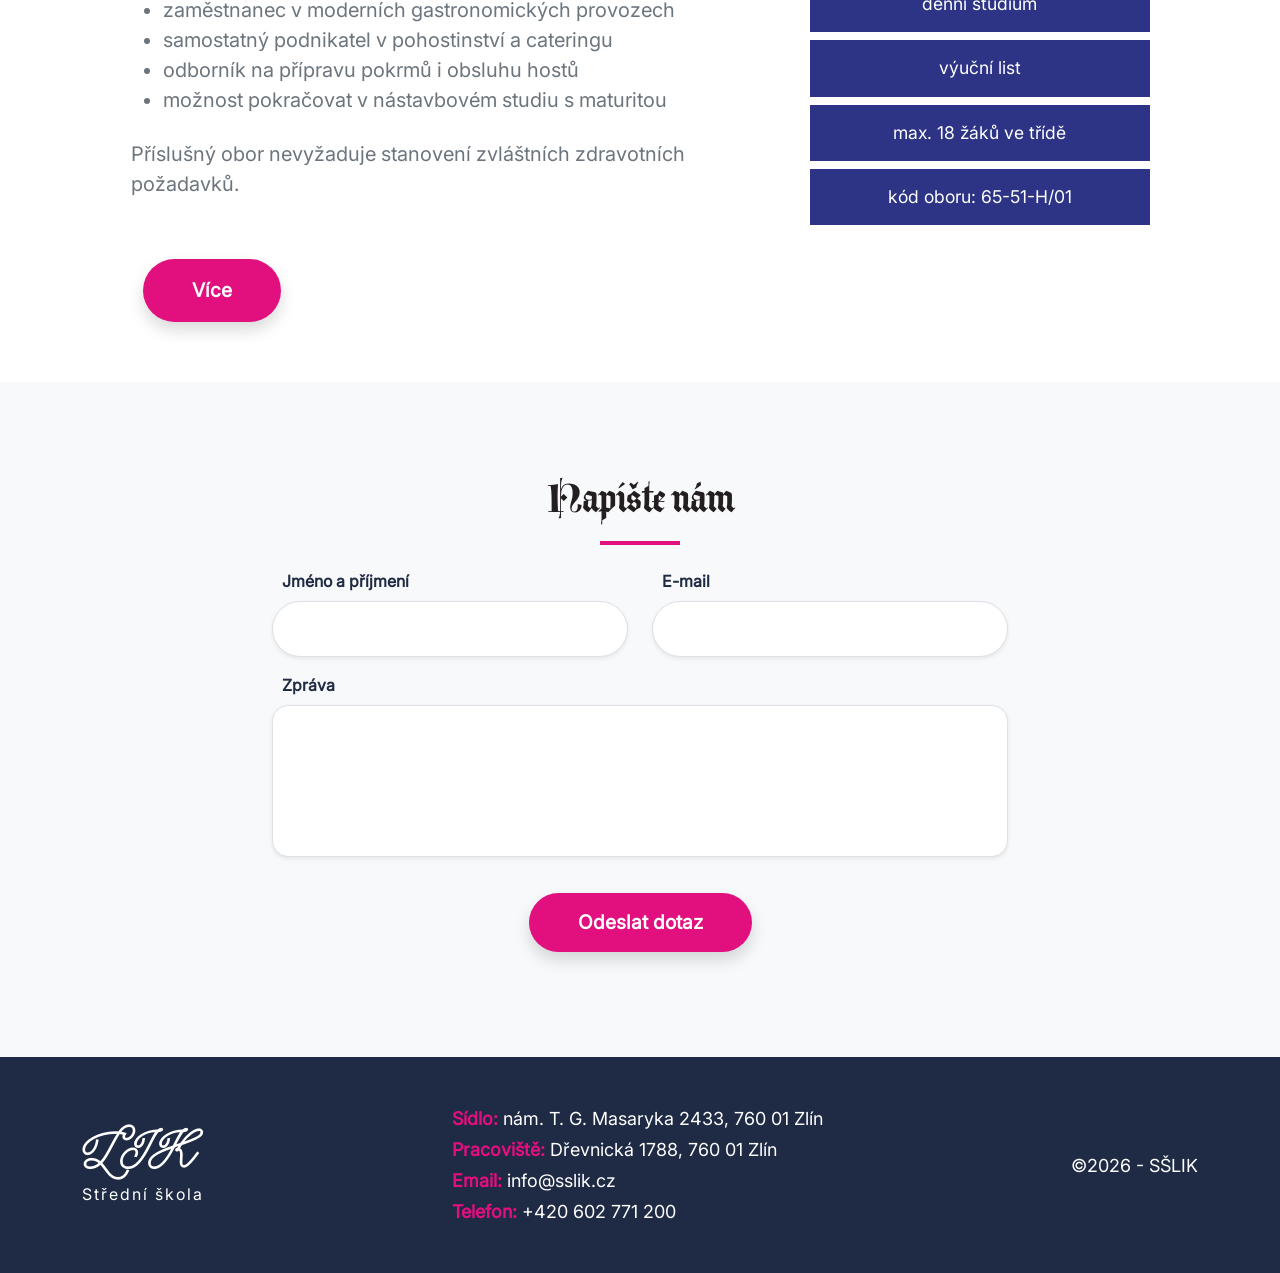
<file: obory.html>
<!DOCTYPE html>
<html lang="cs">
<head>
  <meta charset="UTF-8" />
  <meta name="viewport" content="width=device-width, initial-scale=1.0"/>
  <title>SŠLIK</title>
  <link href="https://cdn.jsdelivr.net/npm/bootstrap@5.3.2/dist/css/bootstrap.min.css" rel="stylesheet">
  <link rel="stylesheet" href="css/style.css">
</head>
<body>

<header class="d-flex align-items-center px-5 position-relative">
  
  <a href="index.html" class="logo text-decoration-none d-flex flex-column align-items-center">
    <h1 class="m-0 fw-bold">LIK</h1>
    <h2 class="m-0">STŘEDNÍ ŠKOLA</h2>
  </a>

  <nav class="position-absolute top-50 start-50 translate-middle">
    <ul class="nav gap-5">
      <li class="nav-item">
        <a class="header-nav text-white" href="index.html">Úvod</a>
      </li>
      <li class="nav-item">
        <a class="header-nav text-white" href="o-skole.html">O škole</a>
      </li>
      <li class="nav-item">
        <a class="header-nav active text-white" href="obory.html">Obory</a>
      </li>
      <li class="nav-item">
        <a class="header-nav text-white" href="kontakt.html">Kontakt</a>
      </li>
    </ul>
  </nav>
</header>

<section class="sub-hero">
  <div class="container text-center">
    <h1 class="sub-hero-title">OBORY</h1>
  </div>
</section>

<section class="py-5 bg-gray-section">
    <h2 class="section-title text-center mb-5">Studijní obory</h2>

    <div class="d-flex flex-wrap justify-content-center gap-4 mb-5">
      
      <a href="#lyceum" class="obor-link">
        <div class="study-card study-card-extended lyceum-card text-center">
          <h3 class="fs-1 fw-bold">Lyceum</h3>
          <hr class="lyceum-hr">
          <p class="fs-4">Čtyřletý obor<br>zakončený maturitní zkouškou</p>
        </div>
      </a>

      <a href="#it" class="obor-link">
        <div class="study-card study-card-extended it-card text-center">
          <h3 class="fs-1 fw-bold">Informační technologie</h3>
          <hr class="it-hr">
          <p class="fs-4">Čtyřletý obor<br>zakončený maturitní zkouškou</p>
        </div>
      </a>

      <a href="#kuchar" class="obor-link">
        <div class="study-card study-card-extended kuchar-card text-center">
          <h3 class="fs-1 fw-bold">Kuchař-číšník</h3>
          <hr class="kuchar-hr">
          <p class="fs-4">Tříletý obor<br>zakončený výučním listem</p>
        </div>
      </a>

    </div>

        <div class="container">
          
          <p class="why-study-item fs-5 mb-4">
            Studijní obory na naší škole jsou sestaveny tak, aby odpovídaly aktuálním potřebám trhu práce. Zaměřujeme se na oblasti, kde je dlouhodobě poptávka po kvalifikovaných pracovnících – zejména v gastronomii, službách a informačních technologiích.
          </p>

          <p class="why-study-item fs-5 mb-4">
            Podobu výuky i skladbu jednotlivých předmětů průběžně rozvíjíme ve spolupráci s odborníky z praxe. Díky tomu mají naši studenti možnost získat nejen teoretické znalosti, ale i praktické dovednosti využitelné v budoucím studiu nebo zaměstnání.
          </p>

          <p class="why-study-item fs-5 mb-4">
            Ke každému studentovi přistupujeme individuálně a snažíme se vytvářet prostředí založené na spolupráci a otevřené komunikaci. Výuku vedou zkušení pedagogové doplnění mladší generací učitelů, kteří přinášejí nové nápady a moderní přístupy k výuce.
          </p>

          <p class="why-study-item fs-5 mb-4">
            Důležitou součástí fungování školy je také průběžný technický i personální rozvoj a snaha držet krok s novými trendy ve vzdělávání.
          </p>
    </div>
</section>

<section id="lyceum" class="py-5">
  <div class="container">
    <h2 class="lyceum-title text-center mb-5">Lyceum</h2>
    <div class="row justify-content-center g-5">
      <div class="col-lg-7">
        <p class="fs-5 mb-4 text-secondary">Čtyřletý maturitní obor je navržen tak, aby reflektoval aktuální požadavky trhu práce a poskytl studentům široké spektrum znalostí a dovedností pro jejich budoucí profesní uplatnění.</p>
        
        <ul class="fs-5 text-secondary custom-list">
          <li>všeobecně vzdělávací obor se zaměřením naManažerská studia</li>
          <li>praktičtější alternativa ke studiu na gymnáziu</li>
          <li>vznikla jako přirozená reakce na měnící se potřeby ve vzdělávání</li>
          <li>přesah studia s následnou specializací ve 3. ročníku</li>
        </ul>
        
        <div class="mt-5">
          <a href="#" class="btn text-white px-5 py-3 shadow">Více</a>
        </div>
      </div>

      <div class="col-lg-4">
        <div class="info-box-wrapper info-box-lyceum">
          <div class="info-item">čtyřletý obor</div>
          <div class="info-item">denní studium</div>
          <div class="info-item">maturitní zkouška</div>
          <div class="info-item">max. 24 žáků ve třídě</div>
          <div class="info-item">kód oboru: 78-42-M/03</div>
        </div>
      </div>
    </div>
  </div>
</section>

<section id="it" class="py-5 bg-gray-section">
  <div class="container">
    <h2 class="it-title text-center mb-5">Informační technologie</h2>
    <div class="row justify-content-center g-5">
      <div class="col-lg-7">
        <p class="fs-5 mb-4 text-secondary">Absolvent se s ohledem na příslušnou specializaci může uplatnit především v oblastech:</p>
        <ul class="fs-5 text-secondary custom-list">
          <li>návrhů a realizace HW řešení</li>
          <li>údržby prostředků z hlediska HW</li>
          <li>programování a vývoje webových řešení</li>
          <li>instalací a správy aplikačního SW a OS</li>
          <li>návrhů, realizace a administrace sítí</li>
          <li>kvalifikovaného prodeje prostředků IT</li>
        </ul>
        
        <div class="mt-5">
          <a href="#" class="btn text-white px-5 py-3 shadow">Více</a>
        </div>
      </div>

      <div class="col-lg-4">
        <div class="info-box-wrapper info-box-it">
          <div class="info-item">čtyřletý obor</div>
          <div class="info-item">denní studium</div>
          <div class="info-item">maturitní zkouška</div>
          <div class="info-item">max. 24 žáků ve třídě</div>
          <div class="info-item">kód oboru: 18-20-M/01</div>
        </div>
      </div>
    </div>
  </div>
</section>

<section id="kuchar" class="py-5">
  <div class="container">
    <h2 class="kuchar-title text-center mb-5">Kuchař – číšník</h2>
    <div class="row justify-content-center g-5">
      <div class="col-lg-7">
        <p class="fs-5 mb-4 text-secondary">Absolvent se uplatní při výkonu povolání kuchař nebo číšník v pozicích:</p>
        <ul class="fs-5 text-secondary custom-list">
          <li>zaměstnanec v moderních gastronomických provozech</li>
          <li>samostatný podnikatel v pohostinství a cateringu</li>
          <li>odborník na přípravu pokrmů i obsluhu hostů</li>
          <li>možnost pokračovat v nástavbovém studiu s maturitou</li>
        </ul>
        <p class="fs-5 text-secondary mt-4">Příslušný obor nevyžaduje stanovení zvláštních zdravotních požadavků.</p>
        
        <div class="mt-5">
          <a href="#" class="btn text-white px-5 py-3 shadow">Více</a>
        </div>
      </div>

      <div class="col-lg-4">
        <div class="info-box-wrapper info-box-kuchar">
          <div class="info-item">tříletý obor</div>
          <div class="info-item">denní studium</div>
          <div class="info-item">výuční list</div>
          <div class="info-item">max. 18 žáků ve třídě</div>
          <div class="info-item">kód oboru: 65-51-H/01</div>
        </div>
      </div>
    </div>
  </div>
</section>

<section id="kontakt-gray" class="d-flex justify-content-center align-items-center bg-light py-5">
  <div class="container">
    <h2 class="section-title mb-4 text-center">Napište nám</h2>
    <div class="row justify-content-center"> <div class="col-lg-8">
          <div class="row mb-3">
            <div class="col-md-6 mb-3 mb-md-0">
              <label class="form-label fw-bold">Jméno a příjmení</label>
              <input type="text" class="form-control rounded-pill shadow-sm" required>
            </div>
            <div class="col-md-6">
              <label class="form-label fw-bold">E-mail</label>
              <input type="email" class="form-control rounded-pill shadow-sm" required>
            </div>
          </div>
          <div class="mb-4">
            <label class="form-label fw-bold">Zpráva</label>
            <textarea class="form-control rounded-4 shadow-sm" rows="5" ></textarea>
          </div>
          <div class="text-center">
             <button type="submit" class="btn text-white px-5 shadow">Odeslat dotaz</button>
          </div>
      </div>
    </div>
  </div>
</section>

<footer class="site-footer py-5 px-4">
  <div class="container d-flex flex-column flex-md-row justify-content-between align-items-center gap-4">

    <div class="site-footer-brand text-center text-md-start">
      <h4 class="footer-logo fw-bold mb-0">LIK</h4>
      <p class="footer-sub mb-0">Střední škola</p>
    </div>

    <div class="site-footer-contact text-center text-md-start">
      <p class="mb-1 text-nowrap"><strong>Sídlo:</strong> nám. T. G. Masaryka 2433, 760 01 Zlín</p>
      <p class="mb-1 text-nowrap"><strong>Pracoviště:</strong> Dřevnická 1788, 760 01 Zlín</p>
      <p class="mb-1 text-nowrap"><strong>Email:</strong> info@sslik.cz</p>
      <p class="mb-0 text-nowrap"><strong>Telefon:</strong> +420 602 771 200</p>
    </div>

    <div class="site-footer-copy">
      <p class="mb-0 text-nowrap">©2026 - SŠLIK</p>
    </div>

  </div>
</footer>

<script src="https://cdn.jsdelivr.net/npm/bootstrap@5.3.2/dist/js/bootstrap.bundle.min.js"></script>
</body>
</html>
</file>
<file: css/style.css>
:root {
  --primary: #1f2a44;
  --secondary: #e20f7f;
  --text: #231f20;
  --bg-gray: #fcfcfc;
  --lyceum: #662d87;
  --it: #f4b02d;
  --kuchar: #2d3486;
  --gray: #4a4a4a;
}

@font-face {
  font-family: 'Pencerio_Complete';
  src: url('/fonts/Pencerio_Complete/Fonts/WEB/fonts/Pencerio-Hairline.woff2');
}
@font-face {
  font-family: 'Aktura_Complete';
  src: url('/fonts/Aktura_Complete/Fonts/WEB/fonts/Aktura-Regular.woff2');
}
@font-face {
  font-family: 'ClashDisplay-Regular';
  src: url('/fonts/ClashDisplay_Complete/Fonts/WEB/fonts/ClashDisplay-Regular.woff2');
}
@font-face {
  font-family: 'Inter-Regular';
  src: url('/fonts/Inter/static/Inter_18pt-Regular.ttf');
}

body {
  font-family: 'Inter-Regular', sans-serif;
  color: var(--text);
}

header {
  height: 90px;
  background: var(--primary);
  position: sticky;
  top: 0;
  z-index: 1000;
  width: 100%;
}

.logo h1 {
  font-family: 'Pencerio_Complete';
  font-size: 45px;
  letter-spacing: 3px;
  color: white;
}

.logo h2 {
  font-family: 'ClashDisplay-Regular';
  font-size: 12px;
  letter-spacing: 2px;
  color: white;
}

.nav a {
  color: white;
  text-decoration: none;
  font-size: 150%;
  position: relative;
  padding: 5px 0;
  transition: color 0.3s ease;
}
.nav a::after {
  content: "";
  position: absolute;
  bottom: -4px;
  left: 50%;
  transform: translateX(-50%);
  width: 0%;
  height: 2px;
  background: var(--secondary);
  transition: width 0.3s ease;
}
.nav a:hover::after, .nav a.active::after {
  width: 100%;
}

.hero { 
  height: 95vh;
  min-height: 640px;
  background: url("/img/kola-scaled.jpg");
  background-position: center;
  background-size: cover;
  color: white;
  position: relative;
  display: flex;
  align-items: center;
  overflow: hidden;
}

.hero::before {
  content: "";
  position: absolute;
  inset: 0;
  background: var(--primary);
  opacity: 0.9;
  z-index: 1;
}

.hero-form {
  margin: 2% auto 2.5%;
  display: flex;
  justify-content: center;
  max-width: 600px;
  width: 100%;
  gap: 0;
}

.hero-form input {
  flex: 1;
  padding: 16px 20px;
  border-radius: 50px 0 0 50px;
  border: none;
  font-size: 120%;
  outline: none;
}

.hero-form button {
  padding: 16px 28px;
  border-radius: 0 50px 50px 0;
  border: none;
  background: var(--secondary);
  color: white;
  font-size: 120%;
  cursor: pointer;
  transition: all 0.3s ease;
}

.hero-form button:hover {
  background: white;
  color: var(--primary);
}

.hero-content {
  display: flex;
  width: 100%;
  align-items: center;
  justify-content: center;
  flex-direction: column;
  z-index: 2;
}

.hero h1{
  font-family: Pencerio_Complete;
  font-size: 220px;
  text-shadow: 0 4px 20px rgba(0,0,0,0.75);
}

.hero h2{
  position: relative;
  bottom: 20px;
  font-family: ClashDisplay-Regular;
  font-size: 60px;
  z-index: -1;
  text-shadow: 0 4px 20px rgba(0,0,0,0.75);
}

.btn {
  display: inline-block;
  padding: 14px 32px;
  border-radius: 50px;
  text-decoration: none;
  font-weight: 600;
  font-size: 120%;
  transition: all 0.3s ease;
  margin: 12px;
  background: var(--secondary);
  color: white;
}

.btn:hover {
  background: var(--primary);
  border-color: white;
  transform: translateY(3px);
}

.section-title {
  font-size: 42px;
  font-family: 'Aktura_Complete';
  position: relative;
  color: var(--text);
}

.section-title::after {
  content: "";
  display: block;
  width: 80px;
  height: 4px;
  background: var(--secondary);
  margin: 15px auto 0;
}

.news-card {
  width: 400px;
  height: 400px;
  background: white;
  box-shadow: 0 10px 35px rgba(0,0,0,0.08);
  transition: 0.4s;
  display: flex;
  flex-direction: column;
}

.news-card:hover {
  transform: translateY(-10px);
  box-shadow: 0 30px 70px rgba(0,0,0,0.2);
}

.news-image {
  height: 220px;
  background: var(--primary);
}

.bg-gray-section {
    background-color: var(--bg-gray);
}

.why-study{
  display: flex;
  height: 90vh;
  justify-content: space-between;
  align-items: center;
  width: 100%;
}

.study-programs{
  display: flex;
  align-items: end;
  justify-content: center;
  gap: 10px;
  flex-direction: column;
}

.study-card {
  width: 480px;
  height: 240px;
  background: white;
  padding: 40px 20px;
  position: relative;
  transition: 0.4s;
  box-shadow: 0 15px 45px rgba(0,0,0,0.06);
  overflow: hidden;
}

.study-card::before {
  content: "";
  position: absolute;
  top: 0;
  left: 0;
  width: 100%;
  height: 6px;
  transition: 0.4s;
  z-index: 1;
}

.lyceum-card::before { background: var(--lyceum); }
.it-card::before { background: var(--it); }
.kuchar-card::before { background: var(--kuchar); }

.study-card:hover::before {
  height: 100%;
}

.study-card h3,.study-card p {
  position: relative;
  z-index: 2;
  transition: 0.4s;
}

.study-card h3 {
  font-family: 'ClashDisplay-Regular';
}

.study-card:hover h3, .study-card:hover p {
  color: white;
}

.study-card hr {
  width: 60px;
  height: 4px; 
  border: none;
  opacity: 1;
  margin: 20px auto; 
  transition: 0.4s ease-in-out;
  position: relative;
  z-index: 2;
}

.lyceum-card hr { background-color: var(--lyceum); }
.it-card hr { background-color: var(--it); }
.kuchar-card hr { background-color: var(--kuchar); }

.study-card:hover hr {
  background-color: white;
  width: 150px; 
}

.section-title.text-start::after {
  margin: 15px 0 0;
}

.img-wrapper:hover img {
  transform: scale(1.05);
}

#about p.fs-5 {
  max-width: 800px;
  margin: 0 auto;
  color: var(--gray);
}

#kontakt-white, #kontakt-gray{
  min-height: 75vh;
  max-height: 100vh;
}

#kontakt-gray{
  background-color: var(--bg-gray);
}

.contact-form {
  background: white;
}

.form-label {
  color: var(--primary);
  margin-left: 10px;
}

.form-control {
  padding: 15px 20px;
  resize: none;
}

.form-control:focus {
  border-color: var(--secondary);
}

.site-footer {
  background: var(--primary);
  color: white;
}

.footer-logo {
  font-family: 'Pencerio_Complete';
  font-size: 48px;
  letter-spacing: 3px;
}

.footer-sub {
  font-size: 16px;
  letter-spacing: 2px;
}

.site-footer-contact strong {
  color: var(--secondary);
  font-weight: 600;
}

.site-footer-contact p, 
.site-footer-copy p {
  font-size: 18px;
}

.sub-hero {
    background: var(--primary);
    color: white;
    padding: 100px 0 60px;
    opacity: 95%;
}

.sub-hero-title {
    font-family: 'ClashDisplay-Regular';
    font-size: 90px;
    font-weight: bold;
    color: white;
    letter-spacing: 2px;
    margin-bottom: 40px;
}

.benefit-card {
    background: white;
    padding: 40px 25px;
    text-align: center;
    height: 100%;
    border-bottom: 4px solid transparent;
}

.extra-benefits-box, .benefit-card {
    background: white;
    box-shadow: 0 10px 30px rgba(0,0,0,0.05);
}

.testimonial-card {
    background: var(--primary);
    color: white;
    padding: 35px;
    height: 100%;
    display: flex;
    flex-direction: column;
    justify-content: space-between;
}

span {
  display: block;
  color: var(--secondary);
}

.image-deco-wrapper::before {
    content: "";
    position: absolute;
    top: -10px;
    right: -10px;
    width: 100px;
    height: 100px;
    border-top: 5px solid var(--secondary);
    border-right: 5px solid var(--secondary);
    z-index: 0;
}

.contact-info-box {
    border-top: 8px solid var(--secondary);
}

.contact-header {
    font-family: 'ClashDisplay-Regular', sans-serif;
    color: var(--primary);
    margin-bottom: 20px;
    letter-spacing: 1px;
}

.team-card {
    background: var(--primary);
    height: 100%;
    overflow: hidden;
    display: flex;
    flex-direction: column;
}

.team-image-wrapper {
    width: 100%;
    height: 240px;
    overflow: hidden;
}

.team-image-wrapper img {
    width: 100%;
    height: 100%;
    object-fit: cover;
    object-position: center top;
}

.team-content {
    padding: 1.25rem;
    text-align: center;
    flex-grow: 1;
    display: flex;
    flex-direction: column;
    justify-content: center;
}

.team-content h4 {
    margin-bottom: 0.5rem;
    line-height: 1.2;
    color: var(--primary);
}

.mail-link {
    font-size: 0.85rem;
    color: var(--secondary);
    text-decoration: none;
    font-weight: bold;
}

.study-card-extended {
    width: 480px;
    min-height: 280px;
    display: flex;
    flex-direction: column;
    justify-content: center;
}

#it {
  background: var(--bg-gray);
}

.obor-link{
  text-decoration: none;
  color: var(--text);
}

.obor-title{
  font-family: 'ClashDisplay-Regular';
}

.lyceum-title, .it-title, .kuchar-title {
  font-size: 64px;
  font-weight: bold;
  font-family: 'ClashDisplay-Regular';
  position: relative;
  color: var(--text);
}

.lyceum-title::after, .it-title::after, .kuchar-title::after{
  content: "";
  display: block;
  width: 180px;
  height: 5px;
  background: var(--secondary);
  margin: 15px auto 0;
}

.lyceum-title::after{background-color: var(--lyceum);}
.it-title::after{background-color: var(--it);}
.kuchar-title::after{background-color: var(--kuchar);}

.info-box-lyceum .info-item{ background-color: var(--lyceum);}
.info-box-it .info-item{background-color: var(--it);}
.info-box-kuchar .info-item{background-color: var(--kuchar);}

.info-box-wrapper {
    display: flex;
    flex-direction: column;
    gap: 8px;
}

.info-item {
    color: white;
    padding: 15px 20px;
    text-align: center;
    font-size: 1.1rem;
    font-weight: 500;
}

ul.list-unstyled li {
    padding-left: 5px;
}

@media (max-width: 900px) {
  header {
    height: 60px;
  }

  .logo h1, .logo h2 {
    display: none;
  }

  nav {
    position: static;
    transform: none;
    width: 100%;
    text-align: center;
    margin-top: 8px;
  }

  .nav a {
    font-size: 135%;
  }

  .hero h1 {
    font-size: 800%;
  }

  .hero h2 {
    font-size: 200%;
  }

  .hero-form {
    width: 300px;
    flex-direction: column;
    gap: 14px;
  }

  .hero-form input,
  .hero-form button {
    border-radius: 50px;
    padding: 15px 22px;
  }

  .sub-hero-title {
    font-size: 60px;
    line-height: 0.9;
    margin-bottom: 35px;
  }

  .news-card {
    width: 100%;
    max-width: 420px;
    height: auto;
    min-height: 380px;
  }

  .news-image {
    height: 200px;
  }

  .why-study {
    height: auto;
    flex-direction: column;
    padding: 50px 0;
    gap: 50px;
  }

  .study-programs {
    flex-direction: column;
    align-items: center;
    gap: 28px;
    width: 100%;
  }

  .study-card,.study-card-extended {
    width: 100%;
    max-width: 460px;
    height: auto;
    min-height: 190px;
    padding: 32px 24px;
  }

  .cards-wrapper {
    gap: 35px;
    justify-content: center;
  }

  .site-footer-inner {
    flex-direction: column;
    text-align: center;
    gap: 40px;
    padding: 50px 25px;
  }

  .footer-logo {
    font-size: 50px;
  }
}
</file>
